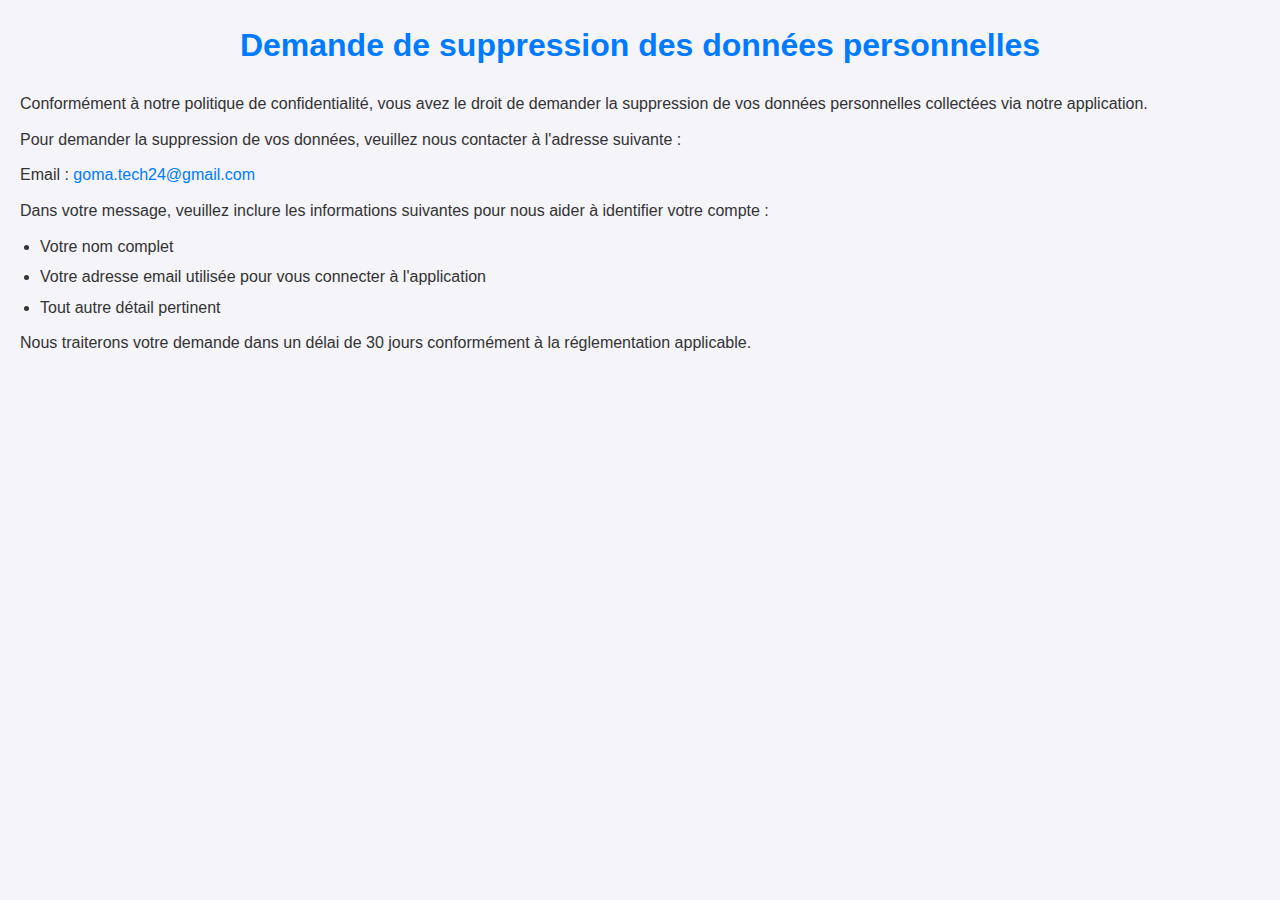
<file: index.html>
<!DOCTYPE html>
<html lang="en">
<head>
    <meta charset="UTF-8">
    <meta name="viewport" content="width=device-width, initial-scale=1.0">
    <title>Suppression des données personnelles</title>
    <style>
        body {
            font-family: Arial, sans-serif;
            margin: 0;
            padding: 0;
            background-color: #f4f4f9;
            color: #333;
            line-height: 1.6;
        }

        h1 {
            text-align: center;
            color: #007BFF;
            margin: 20px 0;
        }

        p {
            margin: 10px 20px;
            font-size: 1rem;
        }

        ul {
            margin: 10px 40px;
            padding: 0;
            list-style: disc;
        }

        ul li {
            margin: 5px 0;
        }

        a {
            color: #007BFF;
            text-decoration: none;
        }

        a:hover {
            text-decoration: underline;
        }

        @media (max-width: 768px) {
            body {
                font-size: 0.9rem;
            }

            h1 {
                font-size: 1.5rem;
            }
        }
    </style>
</head>
<body>
    <h1>Demande de suppression des données personnelles</h1>
    <p>
        Conformément à notre politique de confidentialité, vous avez le droit de demander la suppression de vos données personnelles collectées via notre application.
    </p>
    <p>
        Pour demander la suppression de vos données, veuillez nous contacter à l'adresse suivante :
    </p>
    <p>
        Email : <a href="mailto:goma.tech24@gmail.com">goma.tech24@gmail.com</a>
    </p>
    <p>
        Dans votre message, veuillez inclure les informations suivantes pour nous aider à identifier votre compte :
    </p>
    <ul>
        <li>Votre nom complet</li>
        <li>Votre adresse email utilisée pour vous connecter à l'application</li>
        <li>Tout autre détail pertinent</li>
    </ul>
    <p>
        Nous traiterons votre demande dans un délai de 30 jours conformément à la réglementation applicable.
    </p>
</body>
</html>
</file>
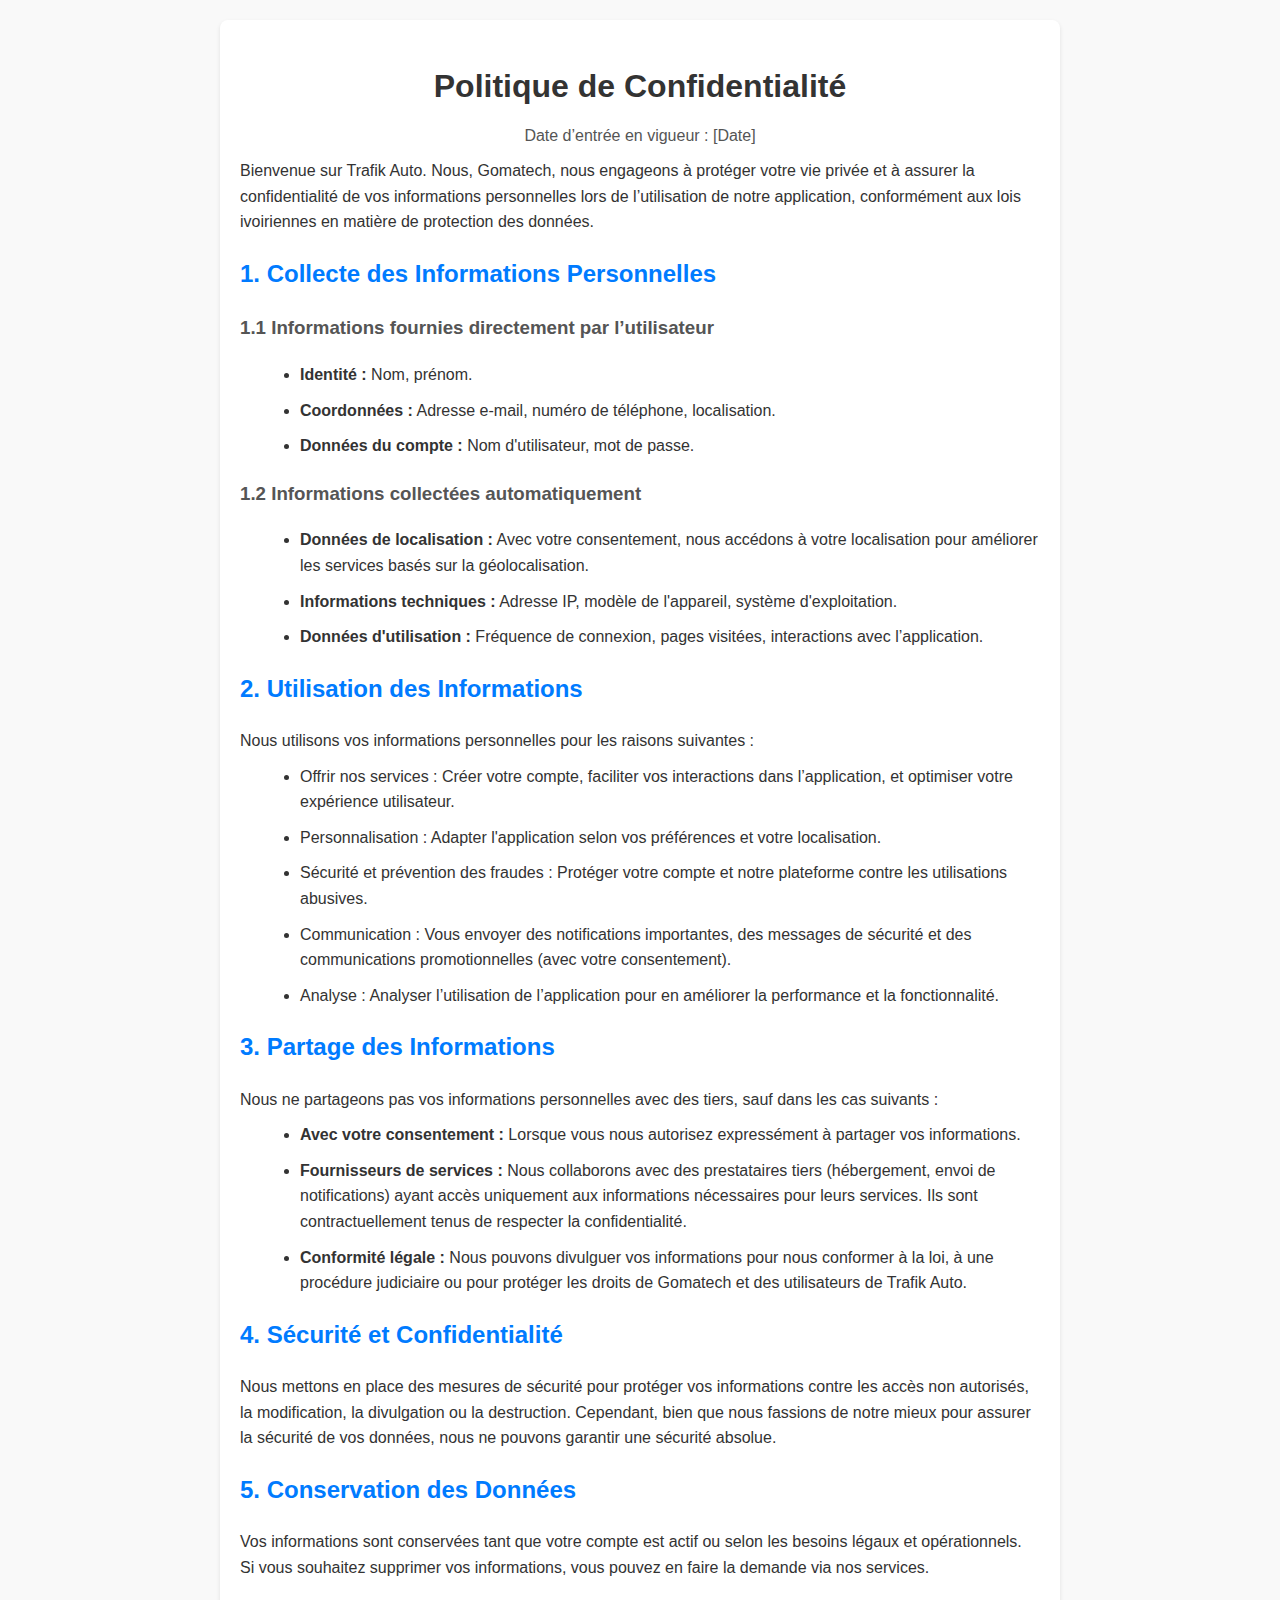
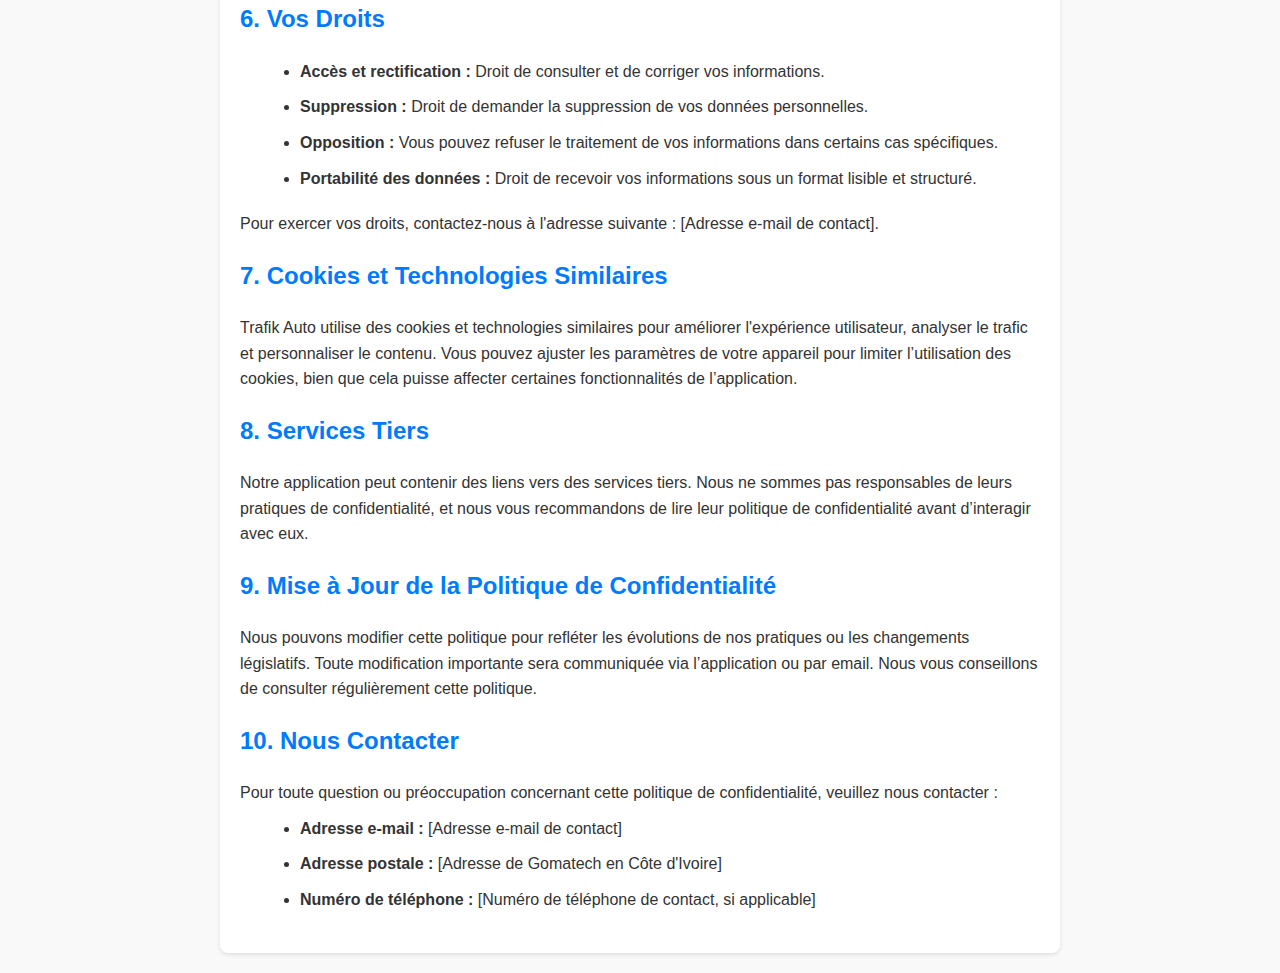
<file: confident.html>
<!DOCTYPE html>
<html lang="fr">
<head>
    <meta charset="UTF-8">
    <meta name="viewport" content="width=device-width, initial-scale=1.0">
    <title>Politique de Confidentialité</title>
    <link rel="stylesheet" href="style.css">
</head>
<body>
    <div class="privacy-policy">
        <header>
            <h1>Politique de Confidentialité</h1>
            <p>Date d’entrée en vigueur : [Date]</p>
        </header>
        <section>
            <p>Bienvenue sur Trafik Auto. Nous, Gomatech, nous engageons à protéger votre vie privée et à assurer la confidentialité de vos informations personnelles lors de l’utilisation de notre application, conformément aux lois ivoiriennes en matière de protection des données.</p>
            <h2>1. Collecte des Informations Personnelles</h2>
            <h3>1.1 Informations fournies directement par l’utilisateur</h3>
            <ul>
                <li><strong>Identité :</strong> Nom, prénom.</li>
                <li><strong>Coordonnées :</strong> Adresse e-mail, numéro de téléphone, localisation.</li>
                <li><strong>Données du compte :</strong> Nom d'utilisateur, mot de passe.</li>
            </ul>
            <h3>1.2 Informations collectées automatiquement</h3>
            <ul>
                <li><strong>Données de localisation :</strong> Avec votre consentement, nous accédons à votre localisation pour améliorer les services basés sur la géolocalisation.</li>
                <li><strong>Informations techniques :</strong> Adresse IP, modèle de l'appareil, système d'exploitation.</li>
                <li><strong>Données d'utilisation :</strong> Fréquence de connexion, pages visitées, interactions avec l’application.</li>
            </ul>

            <h2>2. Utilisation des Informations</h2>
            <p>Nous utilisons vos informations personnelles pour les raisons suivantes :</p>
            <ul>
                <li>Offrir nos services : Créer votre compte, faciliter vos interactions dans l’application, et optimiser votre expérience utilisateur.</li>
                <li>Personnalisation : Adapter l'application selon vos préférences et votre localisation.</li>
                <li>Sécurité et prévention des fraudes : Protéger votre compte et notre plateforme contre les utilisations abusives.</li>
                <li>Communication : Vous envoyer des notifications importantes, des messages de sécurité et des communications promotionnelles (avec votre consentement).</li>
                <li>Analyse : Analyser l’utilisation de l’application pour en améliorer la performance et la fonctionnalité.</li>
            </ul>

            <h2>3. Partage des Informations</h2>
            <p>Nous ne partageons pas vos informations personnelles avec des tiers, sauf dans les cas suivants :</p>
            <ul>
                <li><strong>Avec votre consentement :</strong> Lorsque vous nous autorisez expressément à partager vos informations.</li>
                <li><strong>Fournisseurs de services :</strong> Nous collaborons avec des prestataires tiers (hébergement, envoi de notifications) ayant accès uniquement aux informations nécessaires pour leurs services. Ils sont contractuellement tenus de respecter la confidentialité.</li>
                <li><strong>Conformité légale :</strong> Nous pouvons divulguer vos informations pour nous conformer à la loi, à une procédure judiciaire ou pour protéger les droits de Gomatech et des utilisateurs de Trafik Auto.</li>
            </ul>

            <h2>4. Sécurité et Confidentialité</h2>
            <p>Nous mettons en place des mesures de sécurité pour protéger vos informations contre les accès non autorisés, la modification, la divulgation ou la destruction. Cependant, bien que nous fassions de notre mieux pour assurer la sécurité de vos données, nous ne pouvons garantir une sécurité absolue.</p>

            <h2>5. Conservation des Données</h2>
            <p>Vos informations sont conservées tant que votre compte est actif ou selon les besoins légaux et opérationnels. Si vous souhaitez supprimer vos informations, vous pouvez en faire la demande via nos services.</p>

            <h2>6. Vos Droits</h2>
            <ul>
                <li><strong>Accès et rectification :</strong> Droit de consulter et de corriger vos informations.</li>
                <li><strong>Suppression :</strong> Droit de demander la suppression de vos données personnelles.</li>
                <li><strong>Opposition :</strong> Vous pouvez refuser le traitement de vos informations dans certains cas spécifiques.</li>
                <li><strong>Portabilité des données :</strong> Droit de recevoir vos informations sous un format lisible et structuré.</li>
            </ul>
            <p>Pour exercer vos droits, contactez-nous à l'adresse suivante : [Adresse e-mail de contact].</p>

            <h2>7. Cookies et Technologies Similaires</h2>
            <p>Trafik Auto utilise des cookies et technologies similaires pour améliorer l'expérience utilisateur, analyser le trafic et personnaliser le contenu. Vous pouvez ajuster les paramètres de votre appareil pour limiter l’utilisation des cookies, bien que cela puisse affecter certaines fonctionnalités de l’application.</p>

            <h2>8. Services Tiers</h2>
            <p>Notre application peut contenir des liens vers des services tiers. Nous ne sommes pas responsables de leurs pratiques de confidentialité, et nous vous recommandons de lire leur politique de confidentialité avant d’interagir avec eux.</p>

            <h2>9. Mise à Jour de la Politique de Confidentialité</h2>
            <p>Nous pouvons modifier cette politique pour refléter les évolutions de nos pratiques ou les changements législatifs. Toute modification importante sera communiquée via l’application ou par email. Nous vous conseillons de consulter régulièrement cette politique.</p>

            <h2>10. Nous Contacter</h2>
            <p>Pour toute question ou préoccupation concernant cette politique de confidentialité, veuillez nous contacter :</p>
            <ul>
                <li><strong>Adresse e-mail :</strong> [Adresse e-mail de contact]</li>
                <li><strong>Adresse postale :</strong> [Adresse de Gomatech en Côte d'Ivoire]</li>
                <li><strong>Numéro de téléphone :</strong> [Numéro de téléphone de contact, si applicable]</li>
            </ul>
        </section>
    </div>
</body>
</html>
</file>
<file: style.css>
body {
    font-family: Arial, sans-serif;
    line-height: 1.6;
    margin: 0;
    padding: 0;
    color: #333;
    background-color: #f9f9f9;
}

.privacy-policy {
    max-width: 800px;
    margin: 20px auto;
    background: #fff;
    padding: 20px;
    border-radius: 8px;
    box-shadow: 0 2px 4px rgba(0, 0, 0, 0.1);
}

header h1 {
    text-align: center;
    color: #333;
    margin-bottom: 10px;
}

header p {
    text-align: center;
    color: #555;
}

h2 {
    color: #007BFF;
    margin-top: 20px;
}

h3 {
    color: #555;
    margin-top: 10px;
}

ul {
    margin: 10px 0 20px 20px;
    list-style: disc;
}

ul li {
    margin-bottom: 10px;
}

p {
    margin: 10px 0;
}
</file>
